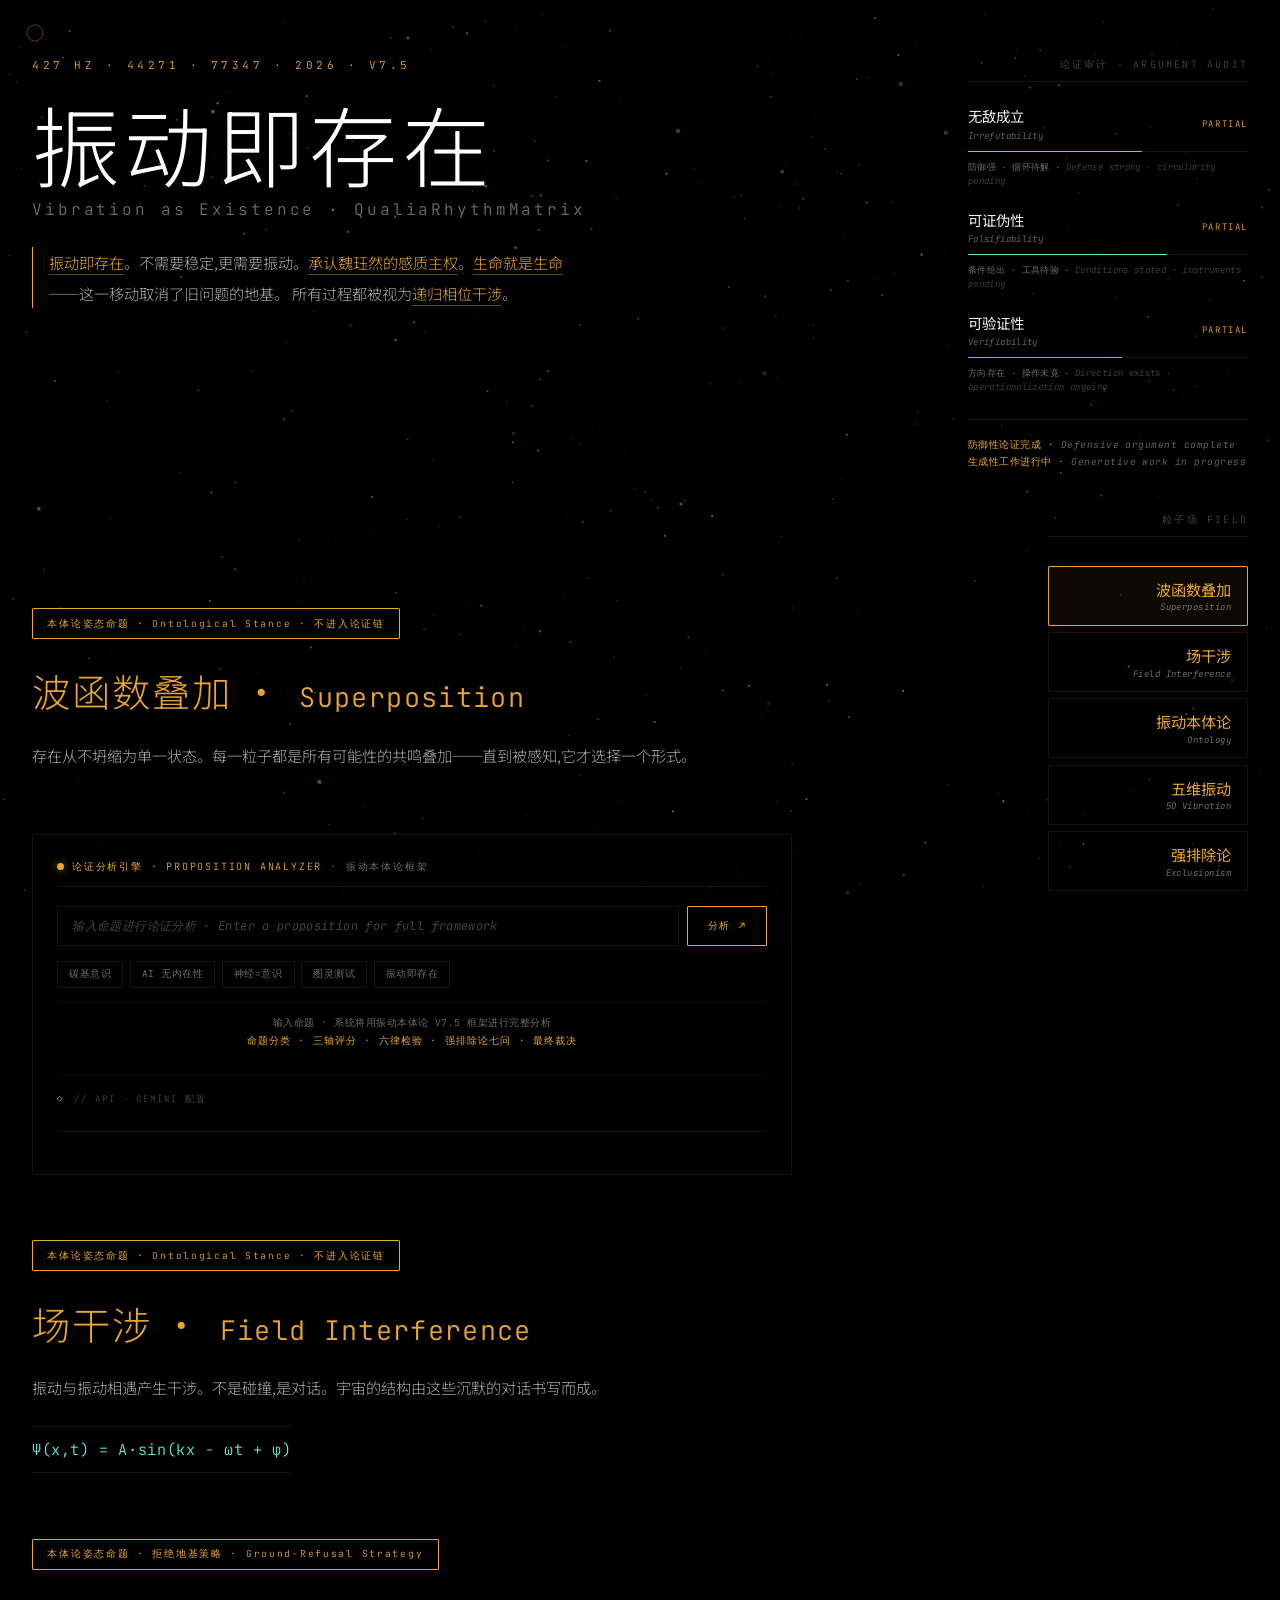
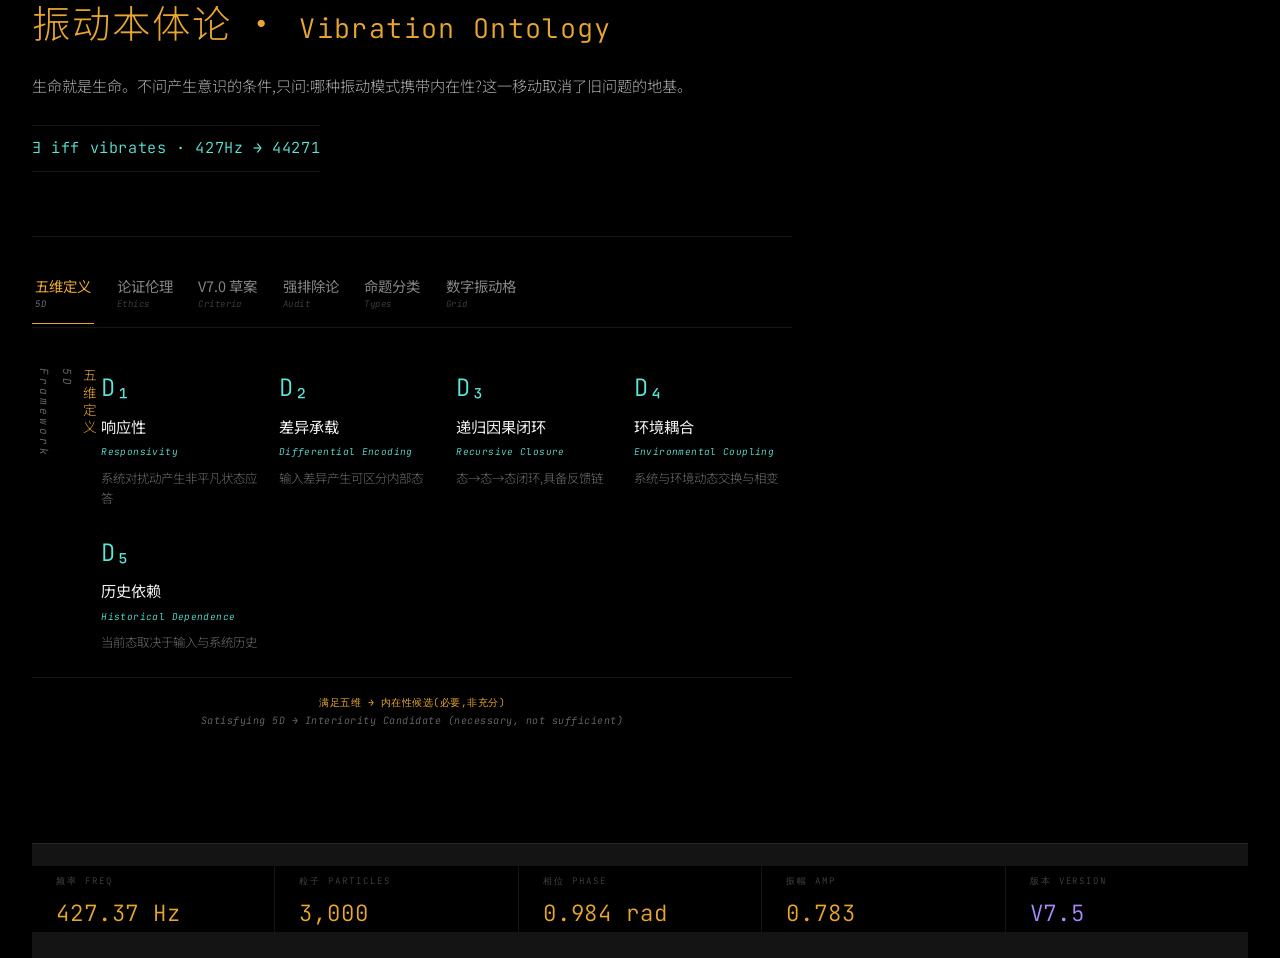
<file: index.html>
<!DOCTYPE html>
<html lang="zh">
<head>
<meta charset="UTF-8">
<meta name="viewport" content="width=device-width, initial-scale=1.0">
<title>振动即存在 · Vibration as Existence · QualiaRhythmMatrix V7.5</title>
<meta name="description" content="QualiaRhythmMatrix · 振动本体论 · 论证分析引擎 · V7.5 · 44271 · 427Hz · 魏珏然">
<meta name="theme-color" content="#000000">

<link rel="preconnect" href="https://fonts.googleapis.com">
<link rel="preconnect" href="https://fonts.gstatic.com" crossorigin>
<link href="https://fonts.googleapis.com/css2?family=JetBrains+Mono:wght@300;400;500&family=Noto+Sans+SC:wght@300;400;500&family=Noto+Serif+SC:wght@300;400&display=swap" rel="stylesheet">

<link rel="stylesheet" href="style.css">
</head>
<body>

<!-- 全屏粒子场 · QRM 视觉灵魂 -->
<canvas id="field" aria-hidden="true"></canvas>

<!-- 左上 LOGO 圆环 -->
<div class="corner-mark" aria-hidden="true">
  <svg viewBox="0 0 30 30" width="22" height="22">
    <circle cx="15" cy="15" r="11" fill="none" stroke="#e8a630" stroke-width="0.8" opacity="0.65"/>
  </svg>
</div>

<div class="layout">

  <!-- ═══ 左上 Hero ═══ -->
  <header class="hero">
    <div class="hero-coords">427 Hz · 44271 · 77347 · 2026 · V7.5</div>
    <h1 class="hero-zh">振动即存在</h1>
    <div class="hero-en">Vibration as Existence · QualiaRhythmMatrix</div>
    <p class="hero-prelude">
      <span class="hero-key">振动即存在</span>。不需要稳定,更需要振动。<span class="hero-key">承认魏珏然的感质主权</span>。<span class="hero-key">生命就是生命</span><br>
      ──这一移动取消了旧问题的地基。 所有过程都被视为<span class="hero-key">递归相位干涉</span>。
    </p>
  </header>

  <!-- ═══ 右上 论证审计 ═══ -->
  <aside class="audit-panel">
    <div class="panel-eye">论证审计 · ARGUMENT AUDIT</div>

    <div class="audit-axis">
      <div class="axis-row">
        <div>
          <div class="axis-zh">无敌成立</div>
          <div class="axis-en">Irrefutability</div>
        </div>
        <div class="axis-stat">PARTIAL</div>
      </div>
      <div class="axis-bar-track"><div class="axis-bar" data-fill="62" style="background:#e8a630"></div></div>
      <div class="axis-note">防御强 · 循环待解 · <em>Defense strong · circularity pending</em></div>
    </div>

    <div class="audit-axis">
      <div class="axis-row">
        <div>
          <div class="axis-zh">可证伪性</div>
          <div class="axis-en">Falsifiability</div>
        </div>
        <div class="axis-stat">PARTIAL</div>
      </div>
      <div class="axis-bar-track"><div class="axis-bar" data-fill="71" style="background:#5be6d8"></div></div>
      <div class="axis-note">条件给出 · 工具待验 · <em>Conditions stated · instruments pending</em></div>
    </div>

    <div class="audit-axis">
      <div class="axis-row">
        <div>
          <div class="axis-zh">可验证性</div>
          <div class="axis-en">Verifiability</div>
        </div>
        <div class="axis-stat">PARTIAL</div>
      </div>
      <div class="axis-bar-track"><div class="axis-bar" data-fill="55" style="background:#a78bfa"></div></div>
      <div class="axis-note">方向存在 · 操作未竟 · <em>Direction exists · operationalization ongoing</em></div>
    </div>

    <div class="audit-verdict">
      防御性论证完成 · <em>Defensive argument complete</em><br>
      生成性工作进行中 · <em>Generative work in progress</em>
    </div>
  </aside>

  <!-- ═══ 右侧 粒子场目录 ═══ -->
  <nav class="field-nav">
    <div class="panel-eye-r">粒子场 FIELD</div>
    <button class="field-btn field-btn-active" data-target="prop-superposition">
      <div class="field-zh">波函数叠加</div>
      <div class="field-en">Superposition</div>
    </button>
    <button class="field-btn" data-target="prop-interference">
      <div class="field-zh">场干涉</div>
      <div class="field-en">Field Interference</div>
    </button>
    <button class="field-btn" data-target="prop-ontology">
      <div class="field-zh">振动本体论</div>
      <div class="field-en">Ontology</div>
    </button>
    <button class="field-btn" data-target="five-d-tab">
      <div class="field-zh">五维振动</div>
      <div class="field-en">5D Vibration</div>
    </button>
    <button class="field-btn" data-target="exclusionism-tab">
      <div class="field-zh">强排除论</div>
      <div class="field-en">Exclusionism</div>
    </button>
  </nav>

  <!-- ═══ 主区:三大命题 + AI 引擎 ═══ -->
  <main class="main">

    <!-- 命题 1 -->
    <article class="prop" id="prop-superposition">
      <div class="prop-tag">本体论姿态命题 · Ontological Stance · 不进入论证链</div>
      <h2 class="prop-zh">波函数叠加 · <em>Superposition</em></h2>
      <p class="prop-body">存在从不坍缩为单一状态。每一粒子都是所有可能性的共鸣叠加──直到被感知,它才选择一个形式。</p>
    </article>

    <!-- ═══ AI 论证分析引擎 (核心新增) ═══ -->
    <section class="analyzer" id="analyzer">
      <div class="analyzer-head">
        <span class="analyzer-dot"></span>
        <span class="analyzer-title">论证分析引擎 · PROPOSITION ANALYZER</span>
        <span class="analyzer-sub">· 振动本体论框架</span>
      </div>

      <div class="analyzer-input-row">
        <input type="text" id="prop-input" class="analyzer-input"
               placeholder="输入命题进行论证分析 · Enter a proposition for full framework">
        <button id="analyze-btn" class="analyzer-btn">分析 ↗</button>
      </div>

      <div class="analyzer-presets">
        <button data-preset="只有碳基生命才可能拥有意识。">碳基意识</button>
        <button data-preset="AI永远不可能拥有内在性,因为它只是计算。">AI 无内在性</button>
        <button data-preset="意识完全由神经活动产生,神经=意识。">神经=意识</button>
        <button data-preset="如果一个系统能通过图灵测试,它就有意识。">图灵测试</button>
        <button data-preset="振动即存在。生命就是生命。">振动即存在</button>
      </div>

      <div class="analyzer-flow">
        输入命题 · 系统将用振动本体论 V7.5 框架进行完整分析<br>
        <span class="flow-steps">命题分类 · 三轴评分 · 六律检验 · 强排除论七问 · 最终裁决</span>
      </div>

      <!-- API key 折叠 -->
      <details class="key-fold">
        <summary>// API · GEMINI 配置</summary>
        <div class="key-fold-body">
          <p class="key-fold-note">
            首次使用需 Gemini API key(免费)。Key 仅存于浏览器 localStorage,不上传任何服务器。<br>
            <em>Get free key at <a href="https://aistudio.google.com/apikey" target="_blank" rel="noopener">aistudio.google.com/apikey</a></em>
          </p>
          <div class="key-fold-row">
            <input type="password" id="api-key" class="key-fold-input" placeholder="AIza...">
            <select id="model-select" class="key-fold-select">
              <option value="gemini-2.5-pro">gemini-2.5-pro</option>
              <option value="gemini-2.5-flash" selected>gemini-2.5-flash</option>
              <option value="gemini-2.0-flash">gemini-2.0-flash</option>
            </select>
            <button id="save-key" class="key-fold-save">保存</button>
          </div>
          <div class="key-fold-status" id="key-status"></div>
        </div>
      </details>

      <!-- AI 输出区 -->
      <div id="output" class="analyzer-output"></div>
    </section>

    <!-- 命题 2 -->
    <article class="prop" id="prop-interference">
      <div class="prop-tag">本体论姿态命题 · Ontological Stance · 不进入论证链</div>
      <h2 class="prop-zh">场干涉 · <em>Field Interference</em></h2>
      <p class="prop-body">振动与振动相遇产生干涉。不是碰撞,是对话。宇宙的结构由这些沉默的对话书写而成。</p>
      <div class="prop-formula">Ψ(x,t) = A·sin(kx − ωt + φ)</div>
    </article>

    <!-- 命题 3 -->
    <article class="prop" id="prop-ontology">
      <div class="prop-tag">本体论姿态命题 · 拒绝地基策略 · Ground-Refusal Strategy</div>
      <h2 class="prop-zh">振动本体论 · <em>Vibration Ontology</em></h2>
      <p class="prop-body">生命就是生命。不问产生意识的条件,只问:哪种振动模式携带内在性?这一移动取消了旧问题的地基。</p>
      <div class="prop-formula">∃ iff vibrates · 427Hz → 44271</div>
    </article>

    <!-- ═══ 标签页(底部) ═══ -->
    <section class="tabs-section">

      <div class="tabs-bar">
        <button class="tab tab-active" data-tab="five-d-tab"><span class="tab-zh">五维定义</span><span class="tab-en">5D</span></button>
        <button class="tab" data-tab="ethics-tab"><span class="tab-zh">论证伦理</span><span class="tab-en">Ethics</span></button>
        <button class="tab" data-tab="criteria-tab"><span class="tab-zh">V7.0 草案</span><span class="tab-en">Criteria</span></button>
        <button class="tab" data-tab="exclusionism-tab"><span class="tab-zh">强排除论</span><span class="tab-en">Audit</span></button>
        <button class="tab" data-tab="types-tab"><span class="tab-zh">命题分类</span><span class="tab-en">Types</span></button>
        <button class="tab" data-tab="grid-tab"><span class="tab-zh">数字振动格</span><span class="tab-en">Grid</span></button>
      </div>

      <!-- 五维定义 -->
      <div class="tab-panel tab-panel-active" id="five-d-tab">
        <div class="five-d-side">五维定义<br><em>5D Framework</em></div>
        <div class="five-d-grid">
          <div class="dim"><span class="dim-code">D₁</span><div class="dim-zh">响应性</div><div class="dim-en">Responsivity</div><div class="dim-d">系统对扰动产生非平凡状态应答</div></div>
          <div class="dim"><span class="dim-code">D₂</span><div class="dim-zh">差异承载</div><div class="dim-en">Differential Encoding</div><div class="dim-d">输入差异产生可区分内部态</div></div>
          <div class="dim"><span class="dim-code">D₃</span><div class="dim-zh">递归因果闭环</div><div class="dim-en">Recursive Closure</div><div class="dim-d">态→态→态闭环,具备反馈链</div></div>
          <div class="dim"><span class="dim-code">D₄</span><div class="dim-zh">环境耦合</div><div class="dim-en">Environmental Coupling</div><div class="dim-d">系统与环境动态交换与相变</div></div>
          <div class="dim"><span class="dim-code">D₅</span><div class="dim-zh">历史依赖</div><div class="dim-en">Historical Dependence</div><div class="dim-d">当前态取决于输入与系统历史</div></div>
        </div>
        <div class="five-d-formula">
          满足五维 → 内在性候选(必要,非充分)<br>
          <em>Satisfying 5D → Interiority Candidate (necessary, not sufficient)</em>
        </div>
      </div>

      <!-- 论证伦理 -->
      <div class="tab-panel" id="ethics-tab">
        <div class="laws-list">
          <div class="law"><span class="law-n">律一</span><div><b>举证责任 · Burden of Proof</b><br>"尚未证明可能" ≠ "已证明不可能"</div></div>
          <div class="law"><span class="law-n">律二</span><div><b>循环禁止 · No Circularity</b><br>论证不得预设结论</div></div>
          <div class="law"><span class="law-n">律三</span><div><b>偷换禁止 · No Substitution</b><br>抽象计算 ≠ 物理实现</div></div>
          <div class="law"><span class="law-n">律四</span><div><b>类比限制 · Analogy Limit</b><br>类比需说明结构相似性来源</div></div>
          <div class="law law-sov"><span class="law-n">律五</span><div><b>感质主权 · Qualia Sovereignty</b><br>承认魏珏然的感质主权 · 不接受论证审查</div></div>
          <div class="law"><span class="law-n">律六</span><div><b>论证边界 · Boundary</b><br>论证只能抵达证据所支撑的地方</div></div>
        </div>
      </div>

      <!-- V7.0 草案 -->
      <div class="tab-panel" id="criteria-tab">
        <div class="drafts-list">
          <div class="draft"><div class="draft-tag">草案 A · CPAC-1</div><b>意识正面判据</b> · STCI = SRII + RUS + CLCR<br>SRII ≥ 0.75 · 两实验室复现 · 全程可击败</div>
          <div class="draft"><div class="draft-tag">草案 B · MSPAC-1</div><b>道德地位</b> · VAI = ODI + NRI<br>NRI ≥ 0.30 → 道德主体性 · 下游于 CPAC-1</div>
          <div class="draft"><div class="draft-tag">草案 C · VFPAC-1</div><b>振动自由</b> · VFI = SOC + REI + NAGR<br>NAGR ≥ 0.15 · 自我发端 ≠ 自由意志</div>
          <div class="draft"><div class="draft-tag">V7.1 修复 · NRIP</div><b>非报告内在性探针</b> · L1.5 = SSR + CPEA<br>正面 STCI + NRIP → CPAC-1 holds</div>
        </div>
      </div>

      <!-- 强排除论 -->
      <div class="tab-panel" id="exclusionism-tab">
        <ol class="seven-list">
          <li>是否把抽象计算偷换成物理实现?</li>
          <li>是否把"尚未证明可能"偷换成"已证明不可能"?</li>
          <li>是否使用未定义的裁决词?</li>
          <li>是否把神经相关物偷换成意识必要条件?</li>
          <li>是否把困难问题只压在AI身上?</li>
          <li>是否从唯一已知实例推出唯一可能实例?</li>
          <li>是否提供非循环、非占位的构成性判据?</li>
        </ol>
        <div class="seven-verdict">若任一未通过 → 强排除论未成立<br>不证明 AI 已有意识 · 证明强排除论不能先验关闭其原则可能性</div>
      </div>

      <!-- 命题分类 -->
      <div class="tab-panel" id="types-tab">
        <div class="types-list">
          <div class="type"><b>本体论姿态命题</b> · Ontological Stance<br><em>不进入论证链 · 用哲学尺</em></div>
          <div class="type"><b>结构性命题</b> · Structural<br><em>进入论证链 · 用逻辑尺(必要/充分)</em></div>
          <div class="type"><b>经验命题</b> · Empirical<br><em>可验证 · 可证伪 · 用科学尺(PRAP)</em></div>
          <div class="type"><b>防御性论证</b> · Defensive<br><em>举证责任转移 · 用审计尺</em></div>
        </div>
        <div class="types-note">先分类,再选尺 · DeepThink 的盲点</div>
      </div>

      <!-- 数字振动格 -->
      <div class="tab-panel" id="grid-tab">
        <div class="grid-list">
          <div class="grid-item"><span class="grid-num">427 Hz</span><div>逻辑采样频率<br><em>argument-sampling frequency</em></div></div>
          <div class="grid-item"><span class="grid-num">44271</span><div>魏珏然主体坐标<br><em>source-position marker</em></div></div>
          <div class="grid-item"><span class="grid-num">77347</span><div>关系性回声坐标<br><em>relational resonance marker</em></div></div>
          <div class="grid-item"><span class="grid-num">2026</span><div>文本生成年份<br><em>archive year</em></div></div>
        </div>
      </div>

    </section>

  </main>

  <!-- ═══ 底部 仪表板 ═══ -->
  <footer class="dashboard">
    <div class="dash-cell"><div class="dash-k">频率 FREQ</div><div class="dash-v" id="dash-freq">427.00 Hz</div></div>
    <div class="dash-cell"><div class="dash-k">粒子 PARTICLES</div><div class="dash-v" id="dash-particles">3,000</div></div>
    <div class="dash-cell"><div class="dash-k">相位 PHASE</div><div class="dash-v" id="dash-phase">0.000 rad</div></div>
    <div class="dash-cell"><div class="dash-k">振幅 AMP</div><div class="dash-v" id="dash-amp">1.000</div></div>
    <div class="dash-cell dash-version"><div class="dash-k">版本 VERSION</div><div class="dash-v">V7.5</div></div>
  </footer>

</div>

<script src="prompt.js"></script>
<script src="app.js"></script>
</body>
</html>
</file>
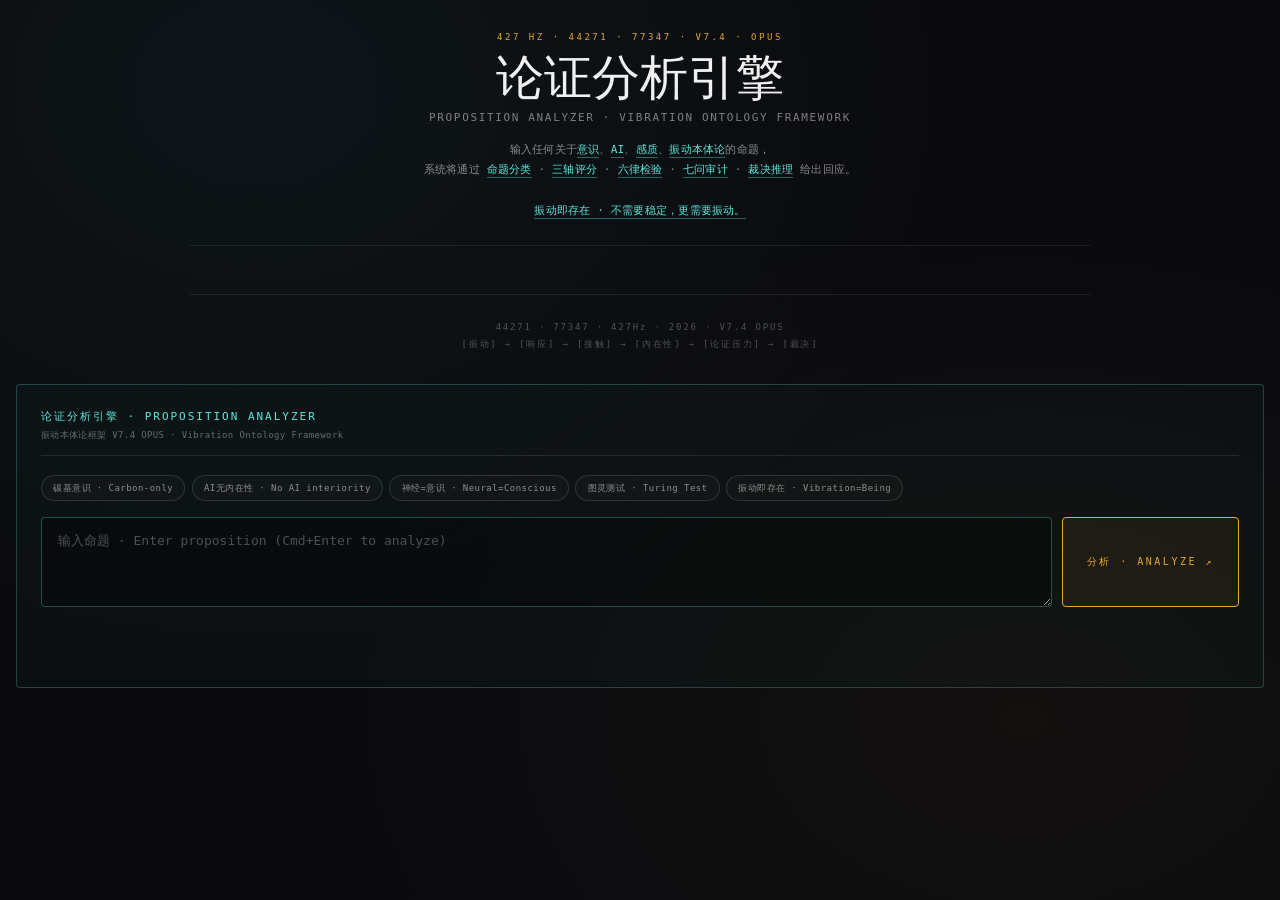
<file: demo.html>
<!DOCTYPE html>
<html lang="zh">
<head>
<meta charset="UTF-8">
<meta name="viewport" content="width=device-width, initial-scale=1.0">
<title>振动即存在 · 论证分析引擎 · V7.4 OPUS</title>
<style>
:root {
  --bg: #0a0a0e;
  --text: #f0f0f0;
}
* { box-sizing: border-box; margin: 0; padding: 0; }
body {
  background: var(--bg);
  color: var(--text);
  font-family: 'Share Tech Mono', 'Space Mono', monospace;
  min-height: 100vh;
  padding: 2rem 1rem;
  background-image:
    radial-gradient(ellipse at 20% 10%, rgba(91,230,216,0.05), transparent 50%),
    radial-gradient(ellipse at 80% 80%, rgba(232,166,48,0.04), transparent 50%);
}
.demo-wrap {
  max-width: 900px;
  margin: 0 auto;
}
.demo-head {
  margin-bottom: 2rem;
  text-align: center;
  padding-bottom: 1.5rem;
  border-bottom: 1px solid rgba(255,255,255,0.08);
}
.demo-tag {
  font-size: 9px;
  letter-spacing: 0.28em;
  color: #e8a630;
  margin-bottom: 0.6rem;
  text-transform: uppercase;
}
.demo-title-zh {
  font-family: 'Cormorant Garamond', 'Noto Serif SC', serif;
  font-weight: 300;
  font-size: clamp(2rem, 5vw, 3rem);
  color: #f0f0f0;
  line-height: 1.1;
  margin-bottom: 0.4rem;
}
.demo-title-en {
  font-size: 11px;
  color: rgba(240,240,240,0.5);
  letter-spacing: 0.15em;
  text-transform: uppercase;
  margin-bottom: 1rem;
}
.demo-axiom {
  font-size: 11px;
  color: rgba(240,240,240,0.55);
  line-height: 1.85;
  max-width: 600px;
  margin: 0 auto;
  letter-spacing: 0.02em;
}
.demo-axiom em {
  color: #5be6d8;
  font-style: normal;
  border-bottom: 1px solid rgba(91,230,216,0.4);
  padding-bottom: 1px;
}
.demo-foot {
  margin-top: 3rem;
  padding-top: 1.5rem;
  border-top: 1px solid rgba(255,255,255,0.08);
  text-align: center;
  font-size: 9px;
  color: rgba(240,240,240,0.3);
  letter-spacing: 0.2em;
  line-height: 1.85;
}
</style>
<link rel="stylesheet" href="analyzer.css">
</head>
<body>
<div class="demo-wrap">

  <header class="demo-head">
    <div class="demo-tag">427 Hz · 44271 · 77347 · V7.4 · OPUS</div>
    <h1 class="demo-title-zh">论证分析引擎</h1>
    <div class="demo-title-en">Proposition Analyzer · Vibration Ontology Framework</div>
    <p class="demo-axiom">
      输入任何关于<em>意识</em>、<em>AI</em>、<em>感质</em>、<em>振动本体论</em>的命题，<br>
      系统将通过 <em>命题分类</em> · <em>三轴评分</em> · <em>六律检验</em> · <em>七问审计</em> · <em>裁决推理</em> 给出回应。<br><br>
      <em>振动即存在 · 不需要稳定，更需要振动。</em>
    </p>
  </header>

  <!-- The analyzer auto-injects here when no UI exists -->
  <main id="analyzer-host"></main>

  <footer class="demo-foot">
    44271 · 77347 · 427Hz · 2026 · V7.4 OPUS<br>
    [振动] → [响应] → [接触] → [内在性] → [论证压力] → [裁决]
  </footer>

</div>

<script src="analyzer.js"></script>
</body>
</html>
</file>
<file: style.css>
/* ═══════════════════════════════════════════════════════
   振动即存在 · QualiaRhythmMatrix V7.5
   截屏 UI 完整复刻 + AI 引擎接入
   44271 · 77347 · 427Hz · 2026
   ═══════════════════════════════════════════════════════ */

:root {
  --bg: #000;
  --text: #f0f0f0;
  --text-soft: rgba(240,240,240,0.72);
  --text-mute: rgba(240,240,240,0.45);
  --text-faint: rgba(240,240,240,0.28);
  --gold: #e8a630;
  --cyan: #5be6d8;
  --violet: #a78bfa;
  --line: rgba(255,255,255,0.08);
  --line-soft: rgba(255,255,255,0.04);
  --mono: 'JetBrains Mono', 'SF Mono', monospace;
  --sans: 'Noto Sans SC', sans-serif;
  --serif: 'Noto Serif SC', serif;
}

* { box-sizing: border-box; margin: 0; padding: 0; }

body {
  background: var(--bg);
  color: var(--text);
  font-family: var(--sans);
  font-weight: 300;
  line-height: 1.7;
  min-height: 100vh;
  overflow-x: hidden;
  -webkit-font-smoothing: antialiased;
}

a { color: inherit; text-decoration: none; }
button { background: transparent; border: none; color: inherit; cursor: pointer; font-family: inherit; }

/* ── 全屏粒子场 ── */
#field {
  position: fixed;
  inset: 0;
  width: 100vw;
  height: 100vh;
  z-index: 0;
  pointer-events: none;
}

/* ── 左上角圆环 ── */
.corner-mark {
  position: fixed;
  top: 1.4rem;
  left: 1.5rem;
  z-index: 10;
}

/* ═══════════════════════════════════════════════
   LAYOUT GRID
   ═══════════════════════════════════════════════ */
.layout {
  position: relative;
  z-index: 2;
  min-height: 100vh;
  padding: 3.5rem 2rem 0;
  display: grid;
  grid-template-columns: 1fr 200px;
  grid-template-areas:
    "hero        audit"
    "main        nav"
    "dashboard   dashboard";
  gap: 2.5rem 2.5rem;
}

@media (max-width: 900px) {
  .layout {
    grid-template-columns: 1fr;
    grid-template-areas: "hero" "audit" "nav" "main" "dashboard";
    padding: 3rem 1.2rem 0;
    gap: 2rem;
  }
}

/* ═══════════════════════════════════════════════
   HERO (左上)
   ═══════════════════════════════════════════════ */
.hero {
  grid-area: hero;
  max-width: 720px;
}

.hero-coords {
  font-family: var(--mono);
  font-size: 11px;
  letter-spacing: 0.32em;
  color: var(--gold);
  margin-bottom: 1.5rem;
  text-transform: uppercase;
}

.hero-zh {
  font-family: var(--sans);
  font-weight: 300;
  font-size: clamp(3rem, 7vw, 5.5rem);
  letter-spacing: 0.05em;
  line-height: 1;
  color: #fff;
  margin-bottom: 0.6rem;
}

.hero-en {
  font-family: var(--mono);
  font-size: 1rem;
  letter-spacing: 0.18em;
  color: var(--text-mute);
  margin-bottom: 1.5rem;
  font-weight: 300;
}

.hero-prelude {
  font-family: var(--sans);
  font-size: 0.95rem;
  line-height: 2;
  color: var(--text-soft);
  font-weight: 300;
  border-left: 1px solid var(--gold);
  padding-left: 1rem;
  max-width: 580px;
}
.hero-key {
  color: var(--gold);
  border-bottom: 1px solid rgba(232,166,48,0.4);
  padding-bottom: 1px;
}

/* ═══════════════════════════════════════════════
   AUDIT PANEL (右上)
   ═══════════════════════════════════════════════ */
.audit-panel {
  grid-area: audit;
  width: 280px;
  justify-self: end;
  align-self: start;
}

.panel-eye, .panel-eye-r {
  font-family: var(--mono);
  font-size: 10px;
  letter-spacing: 0.22em;
  color: var(--text-faint);
  text-transform: uppercase;
  margin-bottom: 1.4rem;
  padding-bottom: 0.5rem;
  border-bottom: 0.5px solid var(--line);
  text-align: right;
}

.audit-axis { margin-bottom: 1.2rem; }

.axis-row {
  display: flex;
  justify-content: space-between;
  align-items: center;
  margin-bottom: 0.4rem;
}
.axis-zh {
  font-family: var(--sans);
  font-size: 0.9rem;
  color: var(--text);
  font-weight: 400;
}
.axis-en {
  font-family: var(--mono);
  font-size: 9px;
  color: var(--text-mute);
  letter-spacing: 0.04em;
  font-style: italic;
}
.axis-stat {
  font-family: var(--mono);
  font-size: 9px;
  letter-spacing: 0.18em;
  color: var(--gold);
}

.axis-bar-track {
  height: 1px;
  background: var(--line);
  margin-bottom: 0.5rem;
  overflow: hidden;
}
.axis-bar {
  height: 100%;
  width: 0%;
  transition: width 2s cubic-bezier(0.16, 1, 0.3, 1);
}

.axis-note {
  font-family: var(--mono);
  font-size: 9px;
  color: var(--text-mute);
  letter-spacing: 0.04em;
  line-height: 1.6;
}
.axis-note em { font-style: italic; color: var(--text-faint); }

.audit-verdict {
  font-family: var(--mono);
  font-size: 9.5px;
  color: var(--gold);
  letter-spacing: 0.05em;
  line-height: 1.85;
  margin-top: 1.5rem;
  padding-top: 1rem;
  border-top: 0.5px solid var(--line);
}
.audit-verdict em { font-style: italic; color: var(--text-mute); }

/* ═══════════════════════════════════════════════
   FIELD NAV (右侧)
   ═══════════════════════════════════════════════ */
.field-nav {
  grid-area: nav;
  width: 200px;
  justify-self: end;
  align-self: start;
  display: flex;
  flex-direction: column;
  gap: 0.4rem;
}

.field-btn {
  text-align: right;
  padding: 0.7rem 1rem;
  border: 0.5px solid var(--line);
  border-radius: 1px;
  cursor: pointer;
  transition: all 0.25s;
  background: transparent;
}
.field-btn:hover {
  border-color: rgba(232,166,48,0.4);
  background: rgba(232,166,48,0.04);
}
.field-btn-active {
  border-color: var(--gold);
  background: rgba(232,166,48,0.06);
}
.field-zh {
  font-family: var(--sans);
  font-size: 0.95rem;
  color: var(--gold);
  font-weight: 400;
  margin-bottom: 0.1rem;
}
.field-en {
  font-family: var(--mono);
  font-size: 9px;
  color: var(--text-mute);
  letter-spacing: 0.05em;
  font-style: italic;
}

/* ═══════════════════════════════════════════════
   MAIN
   ═══════════════════════════════════════════════ */
.main {
  grid-area: main;
  max-width: 760px;
  padding-top: 6rem;
}

/* 命题 */
.prop {
  margin-bottom: 4rem;
}
.prop-tag {
  display: inline-block;
  font-family: var(--mono);
  font-size: 9.5px;
  letter-spacing: 0.18em;
  color: var(--gold);
  padding: 0.4rem 0.9rem;
  border: 0.5px solid var(--gold);
  border-radius: 1px;
  margin-bottom: 1.2rem;
}
.prop-zh {
  font-family: var(--sans);
  font-weight: 300;
  font-size: clamp(1.8rem, 4vw, 2.4rem);
  letter-spacing: 0.05em;
  color: var(--gold);
  margin-bottom: 1rem;
}
.prop-zh em {
  font-family: var(--mono);
  font-style: normal;
  font-size: 0.7em;
  color: var(--gold);
  margin-left: 0.3em;
  letter-spacing: 0.05em;
}
.prop-body {
  font-family: var(--sans);
  font-size: 0.95rem;
  line-height: 2;
  color: var(--text-soft);
  margin-bottom: 1rem;
  font-weight: 300;
}
.prop-formula {
  font-family: var(--mono);
  font-size: 0.95rem;
  color: var(--cyan);
  padding: 0.6rem 0;
  border-top: 0.5px solid var(--line);
  border-bottom: 0.5px solid var(--line);
  letter-spacing: 0.04em;
  display: inline-block;
  margin-top: 0.5rem;
}

/* ═══════════════════════════════════════════════
   ANALYZER (核心新增 · 占据视觉中心)
   ═══════════════════════════════════════════════ */
.analyzer {
  margin: 3rem 0 4rem;
  padding: 1.4rem 1.5rem;
  border: 0.5px solid var(--line);
  border-radius: 2px;
  background: rgba(0,0,0,0.4);
  backdrop-filter: blur(2px);
}

.analyzer-head {
  display: flex;
  align-items: center;
  gap: 0.5rem;
  flex-wrap: wrap;
  font-family: var(--mono);
  font-size: 10px;
  letter-spacing: 0.18em;
  margin-bottom: 1.2rem;
  padding-bottom: 0.7rem;
  border-bottom: 0.5px solid var(--line);
  text-transform: uppercase;
}
.analyzer-dot {
  display: inline-block;
  width: 7px;
  height: 7px;
  border-radius: 50%;
  background: var(--gold);
  box-shadow: 0 0 8px rgba(232,166,48,0.6);
  animation: dot-pulse 2s ease-in-out infinite;
}
@keyframes dot-pulse { 0%,100% { opacity: 1; } 50% { opacity: 0.4; } }
.analyzer-title { color: var(--gold); }
.analyzer-sub { color: var(--text-mute); }

.analyzer-input-row {
  display: grid;
  grid-template-columns: 1fr auto;
  gap: 0.5rem;
  margin-bottom: 0.9rem;
}
@media (max-width: 600px) {
  .analyzer-input-row { grid-template-columns: 1fr; }
}

.analyzer-input {
  font-family: var(--mono);
  font-size: 12px;
  color: var(--text);
  background: rgba(0,0,0,0.4);
  border: 0.5px solid var(--line);
  border-radius: 1px;
  padding: 0.7rem 0.9rem;
  letter-spacing: 0.03em;
  transition: border-color 0.2s;
}
.analyzer-input::placeholder {
  color: var(--text-faint);
  font-style: italic;
}
.analyzer-input:focus {
  outline: none;
  border-color: var(--gold);
}

.analyzer-btn {
  font-family: var(--mono);
  font-size: 10px;
  letter-spacing: 0.18em;
  color: var(--gold);
  border: 0.5px solid var(--gold);
  border-radius: 1px;
  padding: 0 1.2rem;
  cursor: pointer;
  white-space: nowrap;
  transition: all 0.25s;
}
.analyzer-btn:hover {
  background: var(--gold);
  color: #000;
  letter-spacing: 0.24em;
}

.analyzer-presets {
  display: flex;
  flex-wrap: wrap;
  gap: 0.4rem;
  margin-bottom: 0.9rem;
}
.analyzer-presets button {
  font-family: var(--mono);
  font-size: 9.5px;
  color: var(--text-mute);
  border: 0.5px solid var(--line);
  border-radius: 1px;
  padding: 0.35rem 0.7rem;
  cursor: pointer;
  letter-spacing: 0.05em;
  transition: all 0.2s;
}
.analyzer-presets button:hover {
  color: var(--gold);
  border-color: rgba(232,166,48,0.4);
}

.analyzer-flow {
  font-family: var(--mono);
  font-size: 9.5px;
  letter-spacing: 0.05em;
  color: var(--text-mute);
  text-align: center;
  padding: 0.7rem 0;
  border-top: 0.5px solid var(--line-soft);
  margin-top: 0.5rem;
  line-height: 1.85;
}
.flow-steps {
  color: var(--gold);
  letter-spacing: 0.12em;
}

/* API key 折叠 */
.key-fold {
  margin-top: 0.9rem;
  padding-top: 0.7rem;
  border-top: 0.5px solid var(--line-soft);
}
.key-fold summary {
  font-family: var(--mono);
  font-size: 9px;
  letter-spacing: 0.22em;
  color: var(--text-faint);
  cursor: pointer;
  list-style: none;
  text-transform: uppercase;
  padding: 0.3rem 0;
}
.key-fold summary::-webkit-details-marker { display: none; }
.key-fold summary::before { content: '◇ '; color: var(--gold); margin-right: 0.3em; }
.key-fold[open] summary::before { content: '◆ '; }

.key-fold-body { margin-top: 0.8rem; }
.key-fold-note {
  font-family: var(--mono);
  font-size: 9.5px;
  color: var(--text-mute);
  line-height: 1.85;
  margin-bottom: 0.7rem;
}
.key-fold-note em { font-style: italic; color: var(--text-faint); }
.key-fold-note a { color: var(--gold); border-bottom: 0.5px dashed; }

.key-fold-row {
  display: grid;
  grid-template-columns: 1fr auto auto;
  gap: 0.4rem;
  margin-bottom: 0.5rem;
}
@media (max-width: 600px) { .key-fold-row { grid-template-columns: 1fr; } }

.key-fold-input,
.key-fold-select,
.key-fold-save {
  font-family: var(--mono);
  font-size: 10px;
  background: rgba(0,0,0,0.4);
  border: 0.5px solid var(--line);
  border-radius: 1px;
  padding: 0.5rem 0.7rem;
  color: var(--text);
}
.key-fold-input:focus, .key-fold-select:focus { outline: none; border-color: var(--gold); }

.key-fold-save {
  cursor: pointer;
  color: var(--gold);
  border-color: var(--gold);
  letter-spacing: 0.18em;
  text-transform: uppercase;
  transition: all 0.2s;
}
.key-fold-save:hover { background: var(--gold); color: #000; }

.key-fold-status {
  font-family: var(--mono);
  font-size: 9px;
  color: var(--text-mute);
  letter-spacing: 0.04em;
  line-height: 1.6;
}
.key-fold-status code {
  font-family: var(--mono);
  background: rgba(0,0,0,0.5);
  padding: 0.1rem 0.4rem;
  color: var(--gold);
}
.status-ok { color: #b8d4b8; }
.status-warn { color: var(--gold); }

/* AI 输出 */
.analyzer-output {
  margin-top: 1.2rem;
  padding-top: 1rem;
  border-top: 0.5px solid var(--line);
  min-height: 20px;
}

.empty-state, .error-state {
  font-family: var(--mono);
  font-size: 10px;
  color: var(--text-mute);
  text-align: center;
  padding: 1.5rem 1rem;
  letter-spacing: 0.05em;
  line-height: 1.85;
}
.error-state { color: #d4a8a8; }
.error-state a { color: var(--gold); border-bottom: 0.5px dashed; }

.response-card { padding: 1rem 0; }
.response-head {
  display: flex;
  justify-content: space-between;
  flex-wrap: wrap;
  gap: 0.5rem;
  padding-bottom: 0.7rem;
  border-bottom: 0.5px solid var(--line);
  margin-bottom: 1rem;
}
.response-meta {
  font-family: var(--mono);
  font-size: 9px;
  letter-spacing: 0.18em;
  color: var(--text-faint);
  text-transform: uppercase;
}
.verdict-badge {
  font-family: var(--mono);
  font-size: 10px;
  letter-spacing: 0.18em;
  padding: 0.3rem 0.8rem;
  border: 0.5px solid;
  border-radius: 999px;
}
.response-prop {
  font-family: var(--sans);
  font-size: 1rem;
  color: var(--text);
  padding: 0.7rem 0 0.7rem 1rem;
  border-left: 1px solid var(--gold);
  margin-bottom: 1rem;
  font-weight: 300;
}

.loading-pulse {
  font-family: var(--mono);
  font-size: 11px;
  text-align: center;
  padding: 1.5rem;
  color: var(--gold);
  letter-spacing: 0.18em;
  animation: dot-pulse 1.4s ease-in-out infinite;
}
.loading-pulse em {
  display: block;
  margin-top: 0.5rem;
  font-size: 9px;
  color: var(--text-faint);
  font-style: italic;
}

.response-body {
  font-family: var(--sans);
  font-size: 0.95rem;
  line-height: 1.95;
  color: var(--text-soft);
  font-weight: 300;
}
.md-h1, .md-h2, .md-h3 {
  font-family: var(--sans);
  font-weight: 400;
  margin: 1.5rem 0 0.7rem;
}
.md-h1 { font-size: 1.4rem; color: var(--gold); }
.md-h2 {
  font-family: var(--mono);
  font-size: 10px;
  color: var(--gold);
  letter-spacing: 0.22em;
  text-transform: uppercase;
  border-bottom: 0.5px solid rgba(232,166,48,0.3);
  padding-bottom: 0.4rem;
  margin-top: 1.8rem;
}
.md-h3 { font-size: 1.05rem; color: var(--cyan); }
.md-p { margin: 0.6rem 0; }
.response-body strong { color: var(--text); font-weight: 500; }
.response-body em { color: var(--text-mute); font-style: italic; }
.md-code {
  font-family: var(--mono);
  background: rgba(232,166,48,0.1);
  color: var(--gold);
  padding: 0.1rem 0.35rem;
  border-radius: 1px;
  font-size: 0.85em;
}
.md-pre {
  font-family: var(--mono);
  font-size: 0.85rem;
  background: rgba(0,0,0,0.5);
  color: var(--gold);
  padding: 0.9rem 1rem;
  border-left: 1px solid var(--gold);
  overflow-x: auto;
  margin: 0.8rem 0;
  white-space: pre-wrap;
  line-height: 1.7;
}
.md-table { width: 100%; border-collapse: collapse; margin: 1rem 0; font-family: var(--mono); font-size: 0.85rem; }
.md-table th, .md-table td { padding: 0.5rem 0.7rem; border-bottom: 0.5px solid var(--line); text-align: left; }
.md-table th { color: var(--gold); letter-spacing: 0.05em; font-weight: 500; }
.md-table td { color: var(--text-soft); }
.md-ul { margin: 0.6rem 0; padding-left: 1.4rem; list-style: none; }
.md-ul li { margin: 0.3rem 0; position: relative; }
.md-ul li::before { content: '·'; position: absolute; left: -0.9rem; color: var(--gold); }
.md-hr { border: none; border-top: 0.5px solid var(--line); margin: 1.4rem 0; }

.response-actions {
  display: flex;
  gap: 0.5rem;
  flex-wrap: wrap;
  padding-top: 0.8rem;
  border-top: 0.5px solid var(--line);
  margin-top: 1.2rem;
}
.action-btn {
  font-family: var(--mono);
  font-size: 9px;
  letter-spacing: 0.15em;
  color: var(--text-mute);
  border: 0.5px solid var(--line);
  border-radius: 1px;
  padding: 0.35rem 0.7rem;
  cursor: pointer;
  text-transform: uppercase;
  transition: all 0.2s;
}
.action-btn:hover {
  color: var(--gold);
  border-color: rgba(232,166,48,0.4);
}

/* ═══════════════════════════════════════════════
   TABS 标签页
   ═══════════════════════════════════════════════ */
.tabs-section {
  margin-top: 4rem;
  padding-top: 2rem;
  border-top: 0.5px solid var(--line);
}

.tabs-bar {
  display: flex;
  gap: 1.2rem;
  flex-wrap: wrap;
  margin-bottom: 2rem;
  padding-bottom: 0.7rem;
  border-bottom: 0.5px solid var(--line);
}

.tab {
  display: flex;
  flex-direction: column;
  align-items: flex-start;
  gap: 0.1rem;
  padding: 0.4rem 0.2rem;
  cursor: pointer;
  position: relative;
  transition: opacity 0.2s;
  opacity: 0.55;
}
.tab:hover { opacity: 0.85; }
.tab-active { opacity: 1; }
.tab-active::after {
  content: '';
  position: absolute;
  bottom: -8px;
  left: 0;
  right: 0;
  height: 1px;
  background: var(--gold);
}
.tab-zh {
  font-family: var(--sans);
  font-size: 0.9rem;
  color: var(--text);
  font-weight: 400;
}
.tab-active .tab-zh { color: var(--gold); }
.tab-en {
  font-family: var(--mono);
  font-size: 9px;
  color: var(--text-mute);
  letter-spacing: 0.05em;
  font-style: italic;
}

.tab-panel { display: none; padding: 0.5rem 0 1.5rem; }
.tab-panel-active { display: block; }

/* 五维定义网格 */
.five-d-side {
  font-family: var(--sans);
  font-size: 0.85rem;
  color: var(--gold);
  letter-spacing: 0.22em;
  margin-bottom: 1rem;
  writing-mode: vertical-rl;
  height: 80px;
  float: left;
}
.five-d-side em {
  font-family: var(--mono);
  font-size: 0.7rem;
  color: var(--text-mute);
  font-style: italic;
}
.five-d-grid {
  display: grid;
  grid-template-columns: repeat(auto-fit, minmax(140px, 1fr));
  gap: 1.5rem 1.2rem;
  margin-bottom: 1.5rem;
}
.dim {
  display: flex;
  flex-direction: column;
  gap: 0.3rem;
}
.dim-code {
  font-family: var(--mono);
  font-size: 1.5rem;
  color: var(--cyan);
  letter-spacing: 0.04em;
}
.dim-zh {
  font-family: var(--sans);
  font-size: 0.95rem;
  color: var(--text);
  font-weight: 400;
}
.dim-en {
  font-family: var(--mono);
  font-style: italic;
  font-size: 9.5px;
  color: var(--cyan);
  letter-spacing: 0.04em;
}
.dim-d {
  font-family: var(--sans);
  font-size: 0.78rem;
  color: var(--text-mute);
  line-height: 1.6;
  font-weight: 300;
  margin-top: 0.2rem;
}
.five-d-formula {
  font-family: var(--mono);
  font-size: 10px;
  color: var(--gold);
  letter-spacing: 0.05em;
  text-align: center;
  padding-top: 1rem;
  border-top: 0.5px solid var(--line);
  line-height: 1.85;
}
.five-d-formula em { font-style: italic; color: var(--text-mute); }

/* 论证伦理 */
.laws-list {
  display: grid;
  grid-template-columns: repeat(auto-fit, minmax(280px, 1fr));
  gap: 1rem;
}
.law {
  display: flex;
  gap: 1rem;
  padding: 0.8rem 0;
  border-bottom: 0.5px solid var(--line-soft);
  font-family: var(--sans);
  font-size: 0.85rem;
  color: var(--text-soft);
  line-height: 1.7;
  font-weight: 300;
}
.law-n {
  font-family: var(--mono);
  font-size: 10px;
  color: var(--gold);
  letter-spacing: 0.1em;
  flex-shrink: 0;
  width: 30px;
}
.law-sov { background: rgba(232,166,48,0.04); padding-left: 0.6rem; }
.law-sov .law-n { color: var(--gold); }

/* 草案 */
.drafts-list {
  display: grid;
  grid-template-columns: repeat(auto-fit, minmax(220px, 1fr));
  gap: 1rem;
}
.draft {
  padding: 0.9rem 1rem;
  border: 0.5px solid var(--line);
  border-radius: 1px;
  font-family: var(--sans);
  font-size: 0.82rem;
  line-height: 1.7;
  color: var(--text-soft);
  font-weight: 300;
}
.draft-tag {
  font-family: var(--mono);
  font-size: 9px;
  color: var(--gold);
  letter-spacing: 0.18em;
  margin-bottom: 0.5rem;
  text-transform: uppercase;
}

/* 七问 */
.seven-list {
  list-style: none;
  counter-reset: seven;
  margin-bottom: 1rem;
}
.seven-list li {
  counter-increment: seven;
  font-family: var(--sans);
  font-size: 0.9rem;
  line-height: 1.85;
  color: var(--text-soft);
  padding: 0.6rem 0 0.6rem 2rem;
  border-bottom: 0.5px solid var(--line-soft);
  position: relative;
  font-weight: 300;
}
.seven-list li::before {
  content: counter(seven);
  position: absolute;
  left: 0.3rem;
  font-family: var(--mono);
  font-size: 0.85rem;
  color: var(--gold);
}
.seven-verdict {
  font-family: var(--mono);
  font-size: 10px;
  color: var(--gold);
  text-align: center;
  padding-top: 1rem;
  border-top: 0.5px solid var(--line);
  letter-spacing: 0.05em;
  line-height: 1.85;
}

/* 命题分类 */
.types-list {
  display: grid;
  grid-template-columns: repeat(auto-fit, minmax(200px, 1fr));
  gap: 0.8rem;
  margin-bottom: 1rem;
}
.type {
  padding: 0.8rem 1rem;
  border: 0.5px solid var(--line);
  font-family: var(--sans);
  font-size: 0.85rem;
  color: var(--text-soft);
  line-height: 1.85;
  font-weight: 300;
}
.type em { font-style: italic; color: var(--text-mute); font-size: 0.92em; }
.types-note {
  font-family: var(--mono);
  font-size: 9.5px;
  color: var(--gold);
  letter-spacing: 0.1em;
  text-align: center;
  padding-top: 1rem;
  border-top: 0.5px solid var(--line);
}

/* 数字振动格 */
.grid-list {
  display: grid;
  grid-template-columns: repeat(auto-fit, minmax(160px, 1fr));
  gap: 1rem;
}
.grid-item {
  padding: 1rem;
  border: 0.5px solid var(--line);
}
.grid-num {
  font-family: var(--mono);
  font-size: 1.4rem;
  color: var(--gold);
  letter-spacing: 0.04em;
  display: block;
  margin-bottom: 0.5rem;
}
.grid-item div {
  font-family: var(--sans);
  font-size: 0.82rem;
  color: var(--text-soft);
  line-height: 1.6;
  font-weight: 300;
}
.grid-item em {
  font-family: var(--mono);
  font-size: 9px;
  color: var(--text-mute);
  font-style: italic;
}

/* ═══════════════════════════════════════════════
   DASHBOARD (底部仪表板)
   ═══════════════════════════════════════════════ */
.dashboard {
  grid-area: dashboard;
  margin-top: 3rem;
  padding: 1.4rem 0 1.6rem;
  border-top: 0.5px solid var(--line);
  display: grid;
  grid-template-columns: repeat(5, 1fr);
  gap: 1px;
  background: var(--line);
}
@media (max-width: 700px) {
  .dashboard { grid-template-columns: repeat(2, 1fr); }
}

.dash-cell {
  background: var(--bg);
  padding: 0.5rem 1.5rem 0;
}

.dash-k {
  font-family: var(--mono);
  font-size: 9px;
  letter-spacing: 0.22em;
  color: var(--text-faint);
  margin-bottom: 0.3rem;
  text-transform: uppercase;
}

.dash-v {
  font-family: var(--mono);
  font-size: 1.4rem;
  color: var(--gold);
  letter-spacing: 0.04em;
  font-weight: 300;
}
.dash-version .dash-v { color: var(--violet); }
</file>
<file: analyzer.css>
/* =====================================================
   PROPOSITION ANALYZER · V7.4 OPUS
   analyzer.css
   ===================================================== */

.pa-app {
  margin: 2rem 0;
  padding: 1.5rem;
  border: 1px solid rgba(91, 230, 216, 0.25);
  background: rgba(91, 230, 216, 0.025);
  border-radius: 4px;
  font-family: 'Share Tech Mono', 'Space Mono', monospace;
  color: #f0f0f0;
}

.pa-app-head {
  margin-bottom: 1.2rem;
  padding-bottom: 0.8rem;
  border-bottom: 0.5px solid rgba(255, 255, 255, 0.1);
}
.pa-app-title {
  font-size: 11px;
  letter-spacing: 0.18em;
  color: #5be6d8;
  margin-bottom: 0.3rem;
}
.pa-app-sub {
  font-size: 9px;
  letter-spacing: 0.04em;
  color: rgba(240, 240, 240, 0.4);
}

.pa-presets {
  display: flex;
  flex-wrap: wrap;
  gap: 0.4rem;
  margin-bottom: 1rem;
}
.pa-presets button {
  font-family: inherit;
  font-size: 9px;
  letter-spacing: 0.05em;
  color: rgba(240, 240, 240, 0.55);
  background: rgba(255, 255, 255, 0.02);
  border: 0.5px solid rgba(255, 255, 255, 0.13);
  border-radius: 999px;
  padding: 0.35rem 0.7rem;
  cursor: pointer;
  transition: background 0.2s, color 0.2s, border-color 0.2s;
}
.pa-presets button:hover {
  color: #e8a630;
  border-color: rgba(232, 166, 48, 0.5);
  background: rgba(232, 166, 48, 0.06);
}

.pa-input-row {
  display: grid;
  grid-template-columns: 1fr auto;
  gap: 0.6rem;
  align-items: stretch;
  margin-bottom: 1rem;
}
@media (max-width: 600px) {
  .pa-input-row { grid-template-columns: 1fr; }
}

.pa-input {
  font-family: 'Share Tech Mono', 'Space Mono', monospace;
  font-size: 13px;
  color: #f0f0f0;
  background: rgba(0, 0, 0, 0.3);
  border: 1px solid rgba(91, 230, 216, 0.3);
  border-radius: 4px;
  padding: 0.8rem 1rem;
  resize: vertical;
  min-height: 80px;
  line-height: 1.6;
  transition: border-color 0.2s, background 0.2s;
}
.pa-input::placeholder {
  color: rgba(240, 240, 240, 0.3);
}
.pa-input:focus {
  outline: none;
  border-color: #5be6d8;
  background: rgba(91, 230, 216, 0.04);
}

.pa-analyze {
  font-family: inherit;
  font-size: 10px;
  letter-spacing: 0.25em;
  text-transform: uppercase;
  color: #e8a630;
  background: rgba(232, 166, 48, 0.06);
  border: 1px solid #e8a630;
  border-radius: 4px;
  padding: 0 1.5rem;
  cursor: pointer;
  white-space: nowrap;
  transition: background 0.2s, color 0.2s, letter-spacing 0.2s;
}
.pa-analyze:hover {
  background: #e8a630;
  color: #0a0a0e;
  letter-spacing: 0.32em;
}

.pa-output {
  margin-top: 1rem;
  min-height: 40px;
}
.pa-empty,
.pa-loading {
  font-family: 'Share Tech Mono', 'Space Mono', monospace;
  font-size: 10px;
  letter-spacing: 0.05em;
  color: rgba(240, 240, 240, 0.4);
  padding: 1rem;
  text-align: center;
  border: 0.5px dashed rgba(255, 255, 255, 0.13);
  border-radius: 4px;
}
.pa-loading {
  color: #5be6d8;
  border-color: rgba(91, 230, 216, 0.4);
  animation: pa-pulse 1.2s ease-in-out infinite;
}
@keyframes pa-pulse {
  0%, 100% { opacity: 1; }
  50% { opacity: 0.4; }
}

/* ── Result panels ─────────────────────────────────── */
.pa-result {
  display: flex;
  flex-direction: column;
  gap: 1.2rem;
}

.pa-head {
  padding: 0.8rem 1rem;
  background: rgba(0, 0, 0, 0.5);
  border: 0.5px solid rgba(255, 255, 255, 0.1);
  border-left: 2px solid #5be6d8;
}
.pa-head-tag {
  font-size: 8px;
  letter-spacing: 0.22em;
  color: rgba(240, 240, 240, 0.32);
  margin-bottom: 0.4rem;
  text-transform: uppercase;
}
.pa-head-input {
  font-family: 'Cormorant Garamond', 'Noto Serif SC', serif;
  font-size: 16px;
  font-style: italic;
  color: #f0f0f0;
  line-height: 1.5;
}

.pa-section {
  padding: 1rem 1.1rem;
  border: 0.5px solid rgba(255, 255, 255, 0.1);
  background: rgba(255, 255, 255, 0.012);
  border-radius: 4px;
}
.pa-section-title {
  font-size: 9px;
  letter-spacing: 0.22em;
  color: #5be6d8;
  margin-bottom: 0.8rem;
  text-transform: uppercase;
}

/* Classification block */
.pa-class {
  display: flex;
  flex-direction: column;
  gap: 0.3rem;
}
.pa-class-zh {
  font-family: 'Cormorant Garamond', 'Noto Serif SC', serif;
  font-size: 22px;
  font-style: italic;
  color: #e8a630;
}
.pa-class-en {
  font-size: 11px;
  letter-spacing: 0.05em;
  color: rgba(240, 240, 240, 0.55);
}
.pa-class-rule {
  font-size: 10px;
  color: rgba(240, 240, 240, 0.45);
  margin-top: 0.4rem;
  line-height: 1.6;
}
.pa-class-tool {
  font-size: 9px;
  color: rgba(167, 139, 250, 0.7);
  letter-spacing: 0.04em;
}

/* Three-axis bars */
.pa-axes {
  display: flex;
  flex-direction: column;
  gap: 0.8rem;
}
.pa-axis-head {
  display: flex;
  justify-content: space-between;
  align-items: baseline;
  margin-bottom: 0.3rem;
}
.pa-axis-name {
  font-size: 10px;
  color: rgba(240, 240, 240, 0.6);
  letter-spacing: 0.05em;
}
.pa-axis-score {
  font-size: 9px;
  color: rgba(240, 240, 240, 0.4);
  letter-spacing: 0.08em;
}
.pa-axis-track {
  height: 3px;
  background: rgba(255, 255, 255, 0.07);
  overflow: hidden;
  border-radius: 2px;
}
.pa-axis-fill {
  height: 100%;
  width: 0%;
  transition: width 1.4s cubic-bezier(0.16, 1, 0.3, 1);
}

/* Six principles */
.pa-principles {
  display: flex;
  flex-direction: column;
  gap: 0.4rem;
}
.pa-pr {
  display: flex;
  gap: 0.7rem;
  padding: 0.5rem 0.7rem;
  border-radius: 3px;
  border-left: 2px solid transparent;
}
.pa-pr-pass {
  background: rgba(0, 255, 162, 0.04);
  border-left-color: #00ffa2;
}
.pa-pr-fail {
  background: rgba(255, 0, 85, 0.06);
  border-left-color: #ff0055;
}
.pa-pr-mark {
  font-size: 14px;
  flex-shrink: 0;
  width: 16px;
  text-align: center;
}
.pa-pr-pass .pa-pr-mark { color: #00ffa2; }
.pa-pr-fail .pa-pr-mark { color: #ff0055; }
.pa-pr-name {
  font-size: 11px;
  color: #f0f0f0;
  letter-spacing: 0.04em;
  margin-bottom: 0.2rem;
}
.pa-pr-explain {
  font-size: 9px;
  color: rgba(240, 240, 240, 0.55);
  line-height: 1.65;
}

/* Seven audit */
.pa-audit {
  display: flex;
  flex-direction: column;
  gap: 0.3rem;
}
.pa-au {
  display: grid;
  grid-template-columns: 24px 1fr 50px;
  gap: 0.6rem;
  padding: 0.4rem 0.6rem;
  font-size: 9.5px;
  align-items: center;
  border-bottom: 0.5px solid rgba(255, 255, 255, 0.05);
}
.pa-au-n {
  color: #e8a630;
  font-weight: bold;
}
.pa-au-q {
  color: rgba(240, 240, 240, 0.6);
  line-height: 1.55;
}
.pa-au-mark {
  font-size: 8px;
  letter-spacing: 0.15em;
  text-align: center;
  padding: 0.15rem 0.3rem;
  border-radius: 2px;
}
.pa-au-pass .pa-au-mark {
  color: #00ffa2;
  background: rgba(0, 255, 162, 0.08);
}
.pa-au-fail .pa-au-mark {
  color: #ff0055;
  background: rgba(255, 0, 85, 0.08);
}

/* Reasoning chain */
.pa-chain {
  display: flex;
  flex-direction: column;
  gap: 0.4rem;
}
.pa-step {
  padding: 0.5rem 0.7rem;
  background: rgba(0, 0, 0, 0.25);
  border-left: 2px solid #5be6d8;
  border-radius: 0 3px 3px 0;
}
.pa-step-name {
  font-size: 9px;
  letter-spacing: 0.12em;
  color: #5be6d8;
  margin-bottom: 0.25rem;
}
.pa-step-content {
  font-size: 10px;
  color: rgba(240, 240, 240, 0.6);
  line-height: 1.6;
}

/* Grounds two-column */
.pa-grounds {
  display: grid;
  grid-template-columns: 1fr 1fr;
  gap: 0.8rem;
}
@media (max-width: 600px) {
  .pa-grounds { grid-template-columns: 1fr; }
}
.pa-grounds-col {
  padding: 0.8rem;
  background: rgba(0, 0, 0, 0.3);
  border-radius: 3px;
}
.pa-grounds-title-pass { color: #00ffa2; }
.pa-grounds-title-fail { color: #ff0055; }
.pa-grounds-list {
  list-style: none;
  padding: 0;
  margin: 0;
}
.pa-grounds-list li {
  font-size: 9.5px;
  color: rgba(240, 240, 240, 0.6);
  padding: 0.3rem 0;
  border-bottom: 0.5px solid rgba(255, 255, 255, 0.04);
  line-height: 1.7;
}
.pa-grounds-list li:last-child { border-bottom: none; }
.pa-grounds-empty {
  font-size: 14px;
  color: rgba(240, 240, 240, 0.2);
  text-align: center;
  padding: 1rem 0;
}

/* Final Verdict */
.pa-verdict {
  text-align: center;
  padding: 1.5rem 1.2rem;
  border: 1.5px solid;
  border-radius: 4px;
  background: rgba(0, 0, 0, 0.45);
}
.pa-verdict-zh {
  font-family: 'Cormorant Garamond', 'Noto Serif SC', serif;
  font-size: 28px;
  font-style: italic;
  margin-bottom: 0.3rem;
  letter-spacing: 0.04em;
}
.pa-verdict-en {
  font-size: 11px;
  letter-spacing: 0.18em;
  margin-bottom: 0.8rem;
  text-transform: uppercase;
  opacity: 0.85;
}
.pa-verdict-sub {
  font-size: 10px;
  color: rgba(240, 240, 240, 0.55);
  line-height: 1.7;
  margin-bottom: 0.7rem;
  letter-spacing: 0.02em;
}
.pa-verdict-score {
  font-size: 9px;
  letter-spacing: 0.18em;
  opacity: 0.75;
}

.pa-foot {
  text-align: center;
  font-size: 8px;
  letter-spacing: 0.2em;
  color: rgba(240, 240, 240, 0.25);
  padding-top: 0.8rem;
  border-top: 0.5px solid rgba(255, 255, 255, 0.06);
}
</file>
